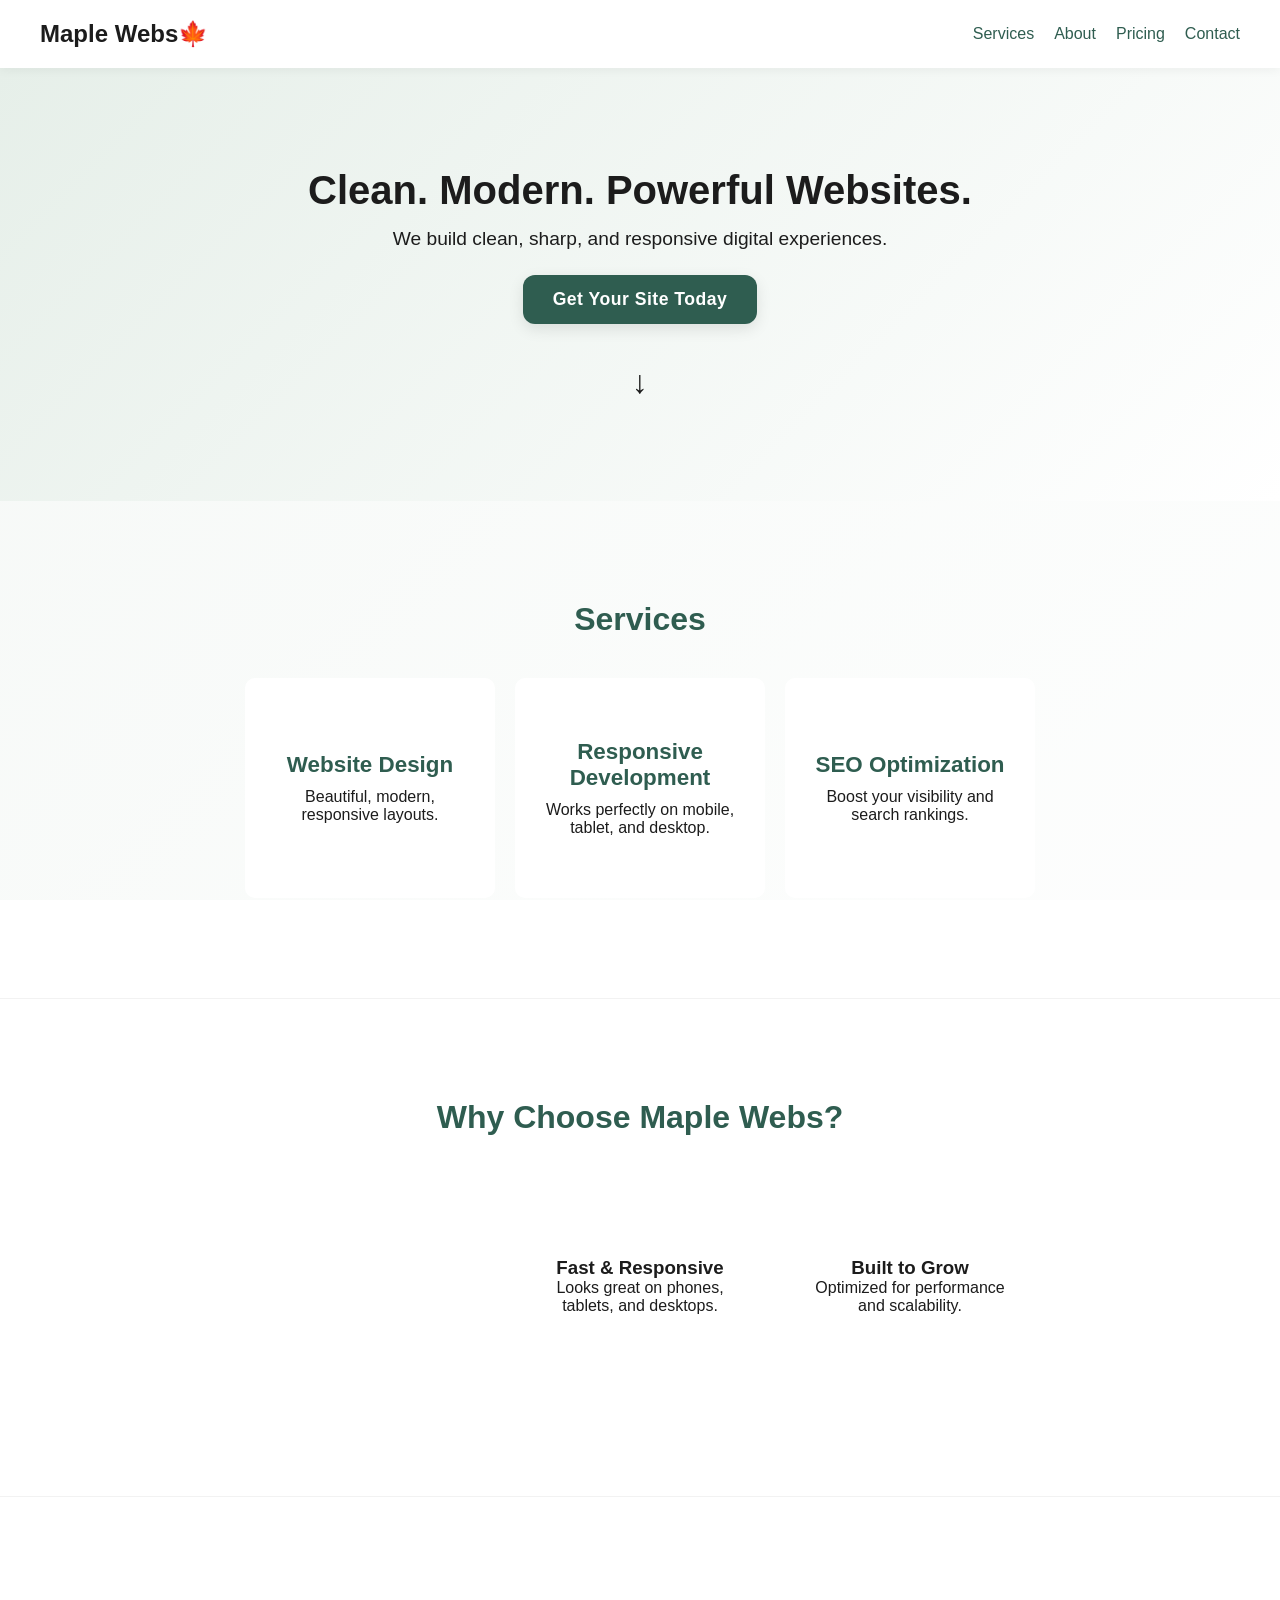
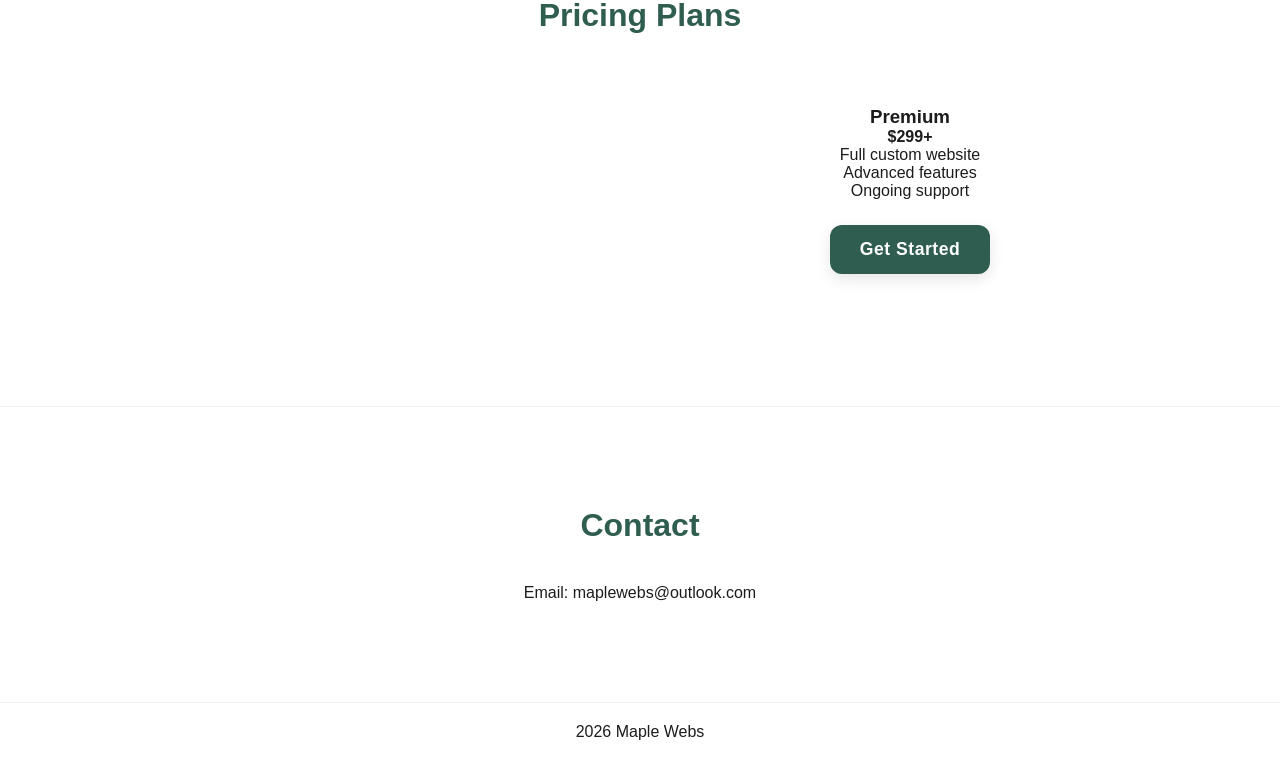
<file: Index.html>
<!DOCTYPE html>
<html lang="en">
<head>
<meta charset="UTF-8">
<meta name="viewport" content="width=device-width, initial-scale=1.0">
<title>Maple Webs</title>
<link rel="icon" href="data:image/svg+xml,<svg xmlns=%22http://www.w3.org/2000/svg%22 viewBox=%220 0 100 100%22><text y=%22.9em%22 font-size=%2290%22>🍁</text></svg>">
<link rel="stylesheet" href="styles.css">
</head>
<body>

<header>
  <nav class="navbar">
    <div class="container">
      <h1 class="logo"> Maple Webs🍁</h1>
      <ul>
        <li><a href="#services">Services</a></li>
        <li><a href="#about">About</a></li>
        <li><a href="#pricing">Pricing</a></li>
        <li><a href="#contact">Contact</a></li>
      </ul>
    </div>
  </nav>
</header>

<section class="hero">
  <div class="container">
    <h2>Clean. Modern. Powerful Websites.</h2>
    <p>We build clean, sharp, and responsive digital experiences.</p>
    <a href="mailto:maplewebs@outlook.com?subject=Website%20Request&body=Hello%20,%0A%0AI%20would%20like%20to%20request%20a%20website.%0A%0AThanks!" class="hero-btn">
      Get Your Site Today
    </a>
  </div>
  <div class="scroll-indicator">↓</div>
</section>

<section id="services" class="section">
  <div class="container">
    <h2>Services</h2>
    <div class="cards">
      <div class="card">
        <h3>Website Design</h3>
        <p>Beautiful, modern, responsive layouts.</p>
      </div>
      <div class="card">
        <h3>Responsive Development</h3>
        <p>Works perfectly on mobile, tablet, and desktop.</p>
      </div>
      <div class="card">
        <h3>SEO Optimization</h3>
        <p>Boost your visibility and search rankings.</p>
      </div>
    </div>
  </div>
</section>

<section id="about" class="section">
  <div class="container">
    <h2>Why Choose Maple Webs?</h2>
    <div class="cards">
      <div class="card">
        <h3>Custom Design</h3>
        <p>Every site is built to match your brand perfectly.</p>
      </div>
      <div class="card">
        <h3>Fast & Responsive</h3>
        <p>Looks great on phones, tablets, and desktops.</p>
      </div>
      <div class="card">
        <h3>Built to Grow</h3>
        <p>Optimized for performance and scalability.</p>
      </div>
    </div>
  </div>
</section>

<section id="pricing" class="section">
  <div class="container">
    <h2>Pricing Plans</h2>
    <div class="cards">
      <div class="card" style="position: relative;">
        <h3>Starter</h3>
        <p><strong>$99</strong></p>
        <p>Simple 1-page website</p>
        <p>Mobile responsive</p>
        <p>Basic design</p>
        <a href="mailto:maplewebs@outlook.com?subject=Starter%20Plan%20Request&body=Hello%20,%0A%0AI%20would%20like%20the%20Starter%20plan%20website.%0A%0AThanks!" class="hero-btn">Get Started</a>
      </div>
      <div class="card" style="position: relative;">
        <div class="badge">Most Popular</div>
        <h3>Standard</h3>
        <p><strong>$199</strong></p>
        <p>Multi-page website</p>
        <p>Custom design</p>
        <p>SEO basics</p>
        <a href="mailto:maplewebs@outlook.com?subject=Standard%20Plan%20Request&body=Hello%20Joshua,%0A%0AI%20would%20like%20the%20Standard%20plan%20website.%0A%0AThanks!" class="hero-btn">Get Started</a>
      </div>
      <div class="card" style="position: relative;">
        <h3>Premium</h3>
        <p><strong>$299+</strong></p>
        <p>Full custom website</p>
        <p>Advanced features</p>
        <p>Ongoing support</p>
        <a href="mailto:maplewebs@outlook.com?subject=Premium%20Plan%20Request&body=Hello%20Joshua,%0A%0AI%20would%20like%20the%20Premium%20plan%20website.%0A%0AThanks!" class="hero-btn">Get Started</a>
      </div>
    </div>
  </div>
</section>

<section id="contact" class="section">
  <div class="container">
    <h2>Contact</h2>
    <p>Email: maplewebs@outlook.com</p>
  </div>
</section>

<footer>
  <div class="container">
    <p>2026 Maple Webs</p>
  </div>
</footer>

<script src="script.js"></script>
</body>
</html>
</file>
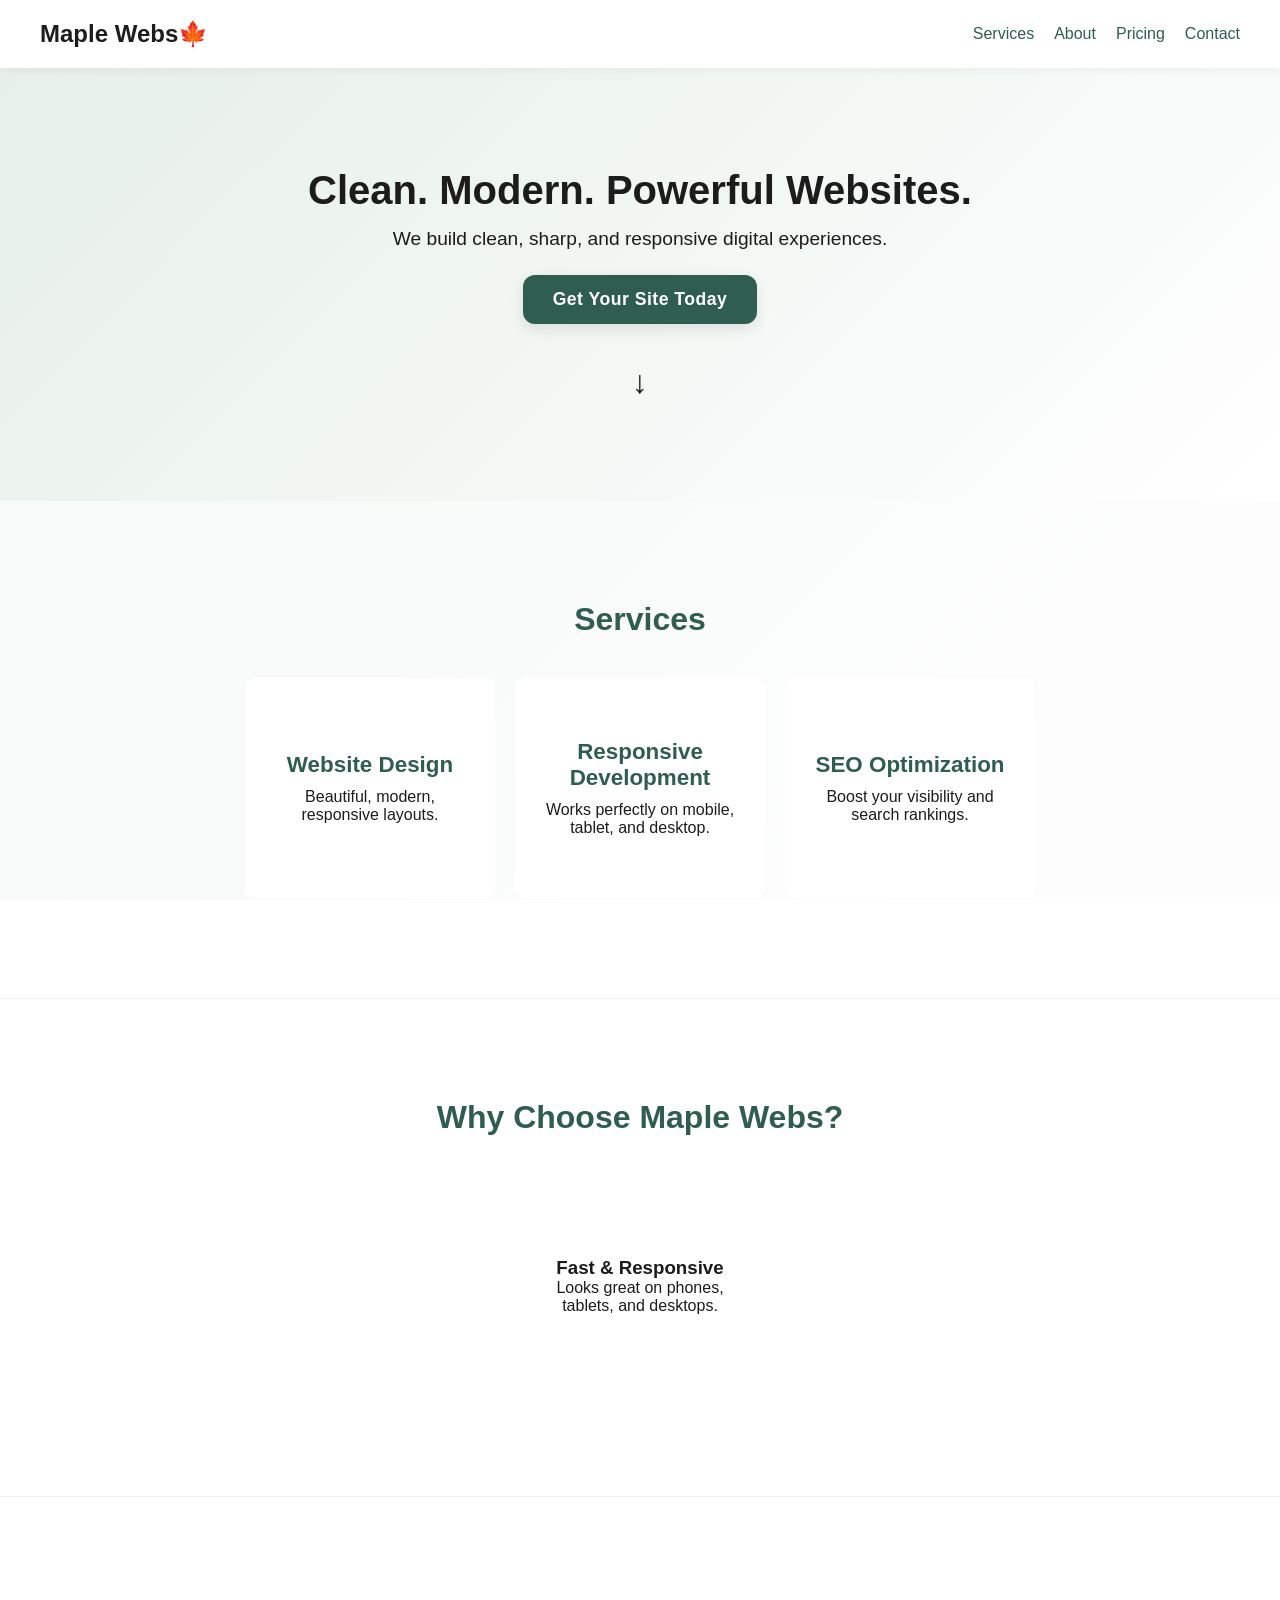
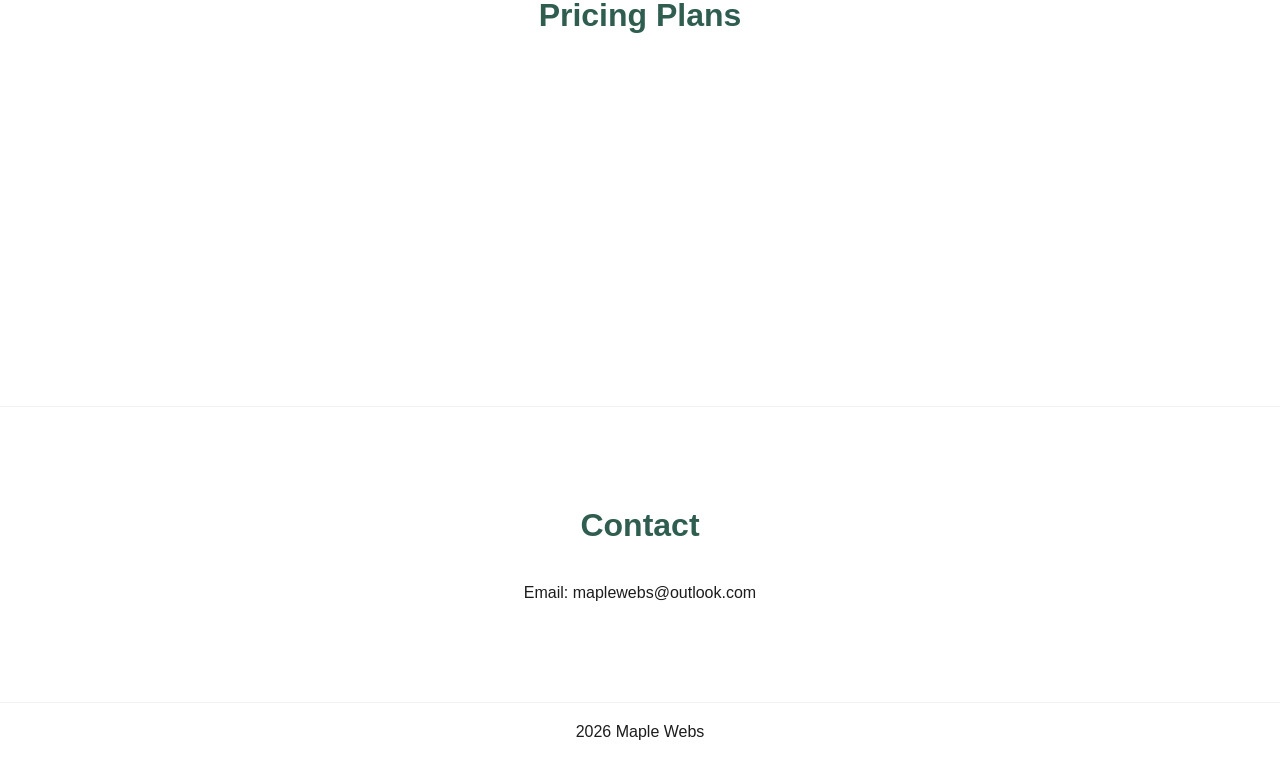
<file: index.html>
<!DOCTYPE html>
<html lang="en">
<head>
<meta charset="UTF-8">
<meta name="viewport" content="width=device-width, initial-scale=1.0">
<title>Maple Webs</title>
  <link rel="icon" href="data:image/svg+xml,<svg xmlns=%22http://www.w3.org/2000/svg%22 viewBox=%220 0 100 100%22><text y=%22.9em%22 font-size=%2290%22>🍁</text></svg>">
<link rel="stylesheet" href="styles.css">
</head>
<body>

  
<header>
  <nav class="navbar">
    <div class="container">
      <h1 class="logo"> Maple Webs🍁</h1>
      <ul>
        <li><a href="#services">Services</a></li>
        <li><a href="#about">About</a></li>
      <li><a href="#pricing">Pricing</a></li>
        <li><a href="#contact">Contact </a></li>
      </ul>
    </div>
  </nav>
</header>

<!-- Hero thingy -->
<section class="hero">
  <div class="container">
    <h2>Clean. Modern. Powerful Websites.</h2>
    <p>We build clean, sharp, and responsive digital experiences.</p>
    <a href="mailto:maplewebs@outlook.com?subject=Website%20Request&body=Hello%20,%0A%0AI%20would%20like%20to%20request%20a%20website.%0A%0AThanks!" class="hero-btn">
      Get Your Site Today
    </a>
  </div>
  <div class="scroll-indicator">↓</div>
</section>


  
<section id="services" class="section">
  <div class="container">
    <h2>Services</h2>
    <div class="cards">

      <div class="card">
        <h3>Website Design</h3>
        <p>Beautiful, modern, responsive layouts.</p>
      </div>

      <div class="card">
        <h3>Responsive Development</h3>
        <p>Works perfectly on mobile, tablet, and desktop.</p>
      </div>

      <div class="card">
        <h3>SEO Optimization</h3>
        <p>Boost your visibility and search rankings.</p>
      </div>

    </div>
  </div>
</section>

<!-- Aboutt section -->
<section id="about" class="section">
  <div class="container">
    <h2>Why Choose Maple Webs?</h2>
    <div class="cards">
      <div class="card">
        <h3>Custom Design</h3>
        <p>Every site is built to match your brand perfectly.</p>
      </div>
      <div class="card">
        <h3>Fast & Responsive</h3>
        <p>Looks great on phones, tablets, and desktops.</p>
      </div>
      <div class="card">
        <h3>Built to Grow</h3>
        <p>Optimized for performance and scalability.</p>
      </div>
    </div>
  </div>
</section>

<!-- pricing i think -->
<section id="pricing" class="section">
  <div class="container">
    <h2>Pricing Plans</h2>
    <div class="cards">

      <!-- cheap -->
      <div class="card" style="position: relative;">
        <h3>Starter</h3>
        <p><strong>$99</strong></p>
        <p>Simple 1-page website</p>
        <p>Mobile responsive</p>
        <p>Basic design</p>
        <a href="mailto:maplewebs@outlook.com?subject=Starter%20Plan%20Request&body=Hello%20,%0A%0AI%20would%20like%20the%20Starter%20plan%20website.%0A%0AThanks!" class="hero-btn">Get Started</a>
      </div>

      <!-- less cheap lol -->
      <div class="card" style="position: relative;">
        <div class="badge">Most Popular</div>
        <h3>Standard</h3>
        <p><strong>$199</strong></p>
        <p>Multi-page website</p>
        <p>Custom design</p>
        <p>SEO basics</p>
        <a href="mailto:maplewebs@outlook.com?subject=Standard%20Plan%20Request&body=Hello%20Joshua,%0A%0AI%20would%20like%20the%20Standard%20plan%20website.%0A%0AThanks!" class="hero-btn">Get Started</a>
      </div>

      <!-- expensive -->
      <div class="card" style="position: relative;">
        <h3>Premium</h3>
        <p><strong>$299+</strong></p>
        <p>Full custom website</p>
        <p>Advanced features</p>
        <p>Ongoing support</p>
        <a href="mailto:maplewebs@outlook.com?subject=Premium%20Plan%20Request&body=Hello%20Joshua,%0A%0AI%20would%20like%20the%20Premium%20plan%20website.%0A%0AThanks!" class="hero-btn">Get Started</a>
      </div>

    </div>
  </div>
</section>
  
<!-- Contact i tink...-->
<section id="contact" class="section">
  <div class="container">
    <h2>Contact</h2>
    <p>Email: maplewebs@outlook.com</p>
  </div>
</section>

<footer>
  <div class="container">
    <p>2026 Maple Webs</p>
  </div>
</footer>

<script src="script.js"></script>
</body>
</html>
</file>
<file: styles.css>
:root {
  --primary: #2f5d50;
  --accent: #7fb069;
  --bg: #f4f7f5;
  --text: #1c1c1c;
}



* {
  margin: 0;
  padding: 0;
  box-sizing: border-box;
  font-family: Arial, sans-serif;
}

body {
  margin: 0;
  padding: 0;
  font-family: Arial, sans-serif;
  color: var(--text);
  overflow-x: hidden;
  position: relative;
}

body::before {
  content: "";
  position: fixed;
  top: 0;
  left: 0;
  width: 100%;
  height: 100%;
  background: linear-gradient(-45deg, #f4f7f5, #e6efe9, #ffffff, #f4f7f5);
  background-size: 400% 400%;
  animation: gradientMove 30s ease infinite;
  z-index: -2;
}

body::after {
  content: "";
  position: fixed;
  top: 0;
  left: 0;
  width: 100%;
  height: 100%;
  background: rgba(255,255,255,0.15);
  pointer-events: none;
  z-index: -1;
}


@keyframes gradientMove {
  0% { background-position: 0% 50%; }
  50% { background-position: 100% 50%; }
  100% { background-position: 0% 50%; }
}

.container {
  max-width: 1200px;
  margin: 0 auto;
  padding: 0 20px;
}

.navbar {
  background: white;
  box-shadow: 0 2px 10px rgba(0,0,0,0.05);
  position: sticky;
  top: 0;
  z-index: 1000;
}




.navbar .container {
  display: flex;
  justify-content: space-between;
  align-items: center;
  padding: 20px 0;
}

.navbar ul {
  display: flex;
  gap: 20px;
  list-style: none;
}

.navbar a {
  text-decoration: none;
  color: var(--primary);
}

.navbar a.active {
  border-bottom: 2px solid var(--accent);
}

.hero {
  text-align: center;
  padding: 100px 20px;
  background: linear-gradient(135deg, #e6efe9, #ffffff);
}


.hero h2 {
  font-size: 2.5rem;
  margin-bottom: 15px;
}

.hero p {
  font-size: 1.2rem;
}

.hero-btn {
  display: inline-block;
  margin-top: 25px;
  padding: 14px 30px;
  background: var(--primary);
  color: white;
  font-weight: bold;
  font-size: 1.1rem;
  border-radius: 12px;
  text-decoration: none;
  box-shadow: 0 5px 15px rgba(0,0,0,0.1);
  transition: all 0.3s ease;
  animation: pulseLoop 2.5s infinite ease-in-out;
  letter-spacing: 0.5px;
}

.hero-btn:hover {
  background: var(--accent);
  transform: scale(1.08);
  box-shadow: 0 8px 20px rgba(0,0,0,0.2);
}

.hero-btn:active {
  transform: scale(0.95);
}

.scroll-indicator {
  margin-top: 40px;
  font-size: 2rem;
  opacity: 0.6;
  animation: bounce 1.5s infinite, fadePulse 2.5s infinite;
}



.section {
  padding: 100px 20px;
  text-align: center;
  border-bottom: 1px solid rgba(0,0,0,0.05);
}

.section h2 {
  margin-bottom: 40px;
  font-size: 2rem;
  color: var(--primary);
}

.cards {
  display: flex;
  gap: 20px;
  justify-content: center;
  flex-wrap: wrap;
}

.card {
  background: white;
  padding: 30px;
  border-radius: 10px;
  width: 250px;
  min-height: 220px;
  transition: transform 0.3s, box-shadow 0.3s;
  text-align: center;
  display: flex;
  flex-direction: column;
  justify-content: center;
  align-items: center;
  animation: floatLoop 4s infinite ease-in-out;
}


.card:hover {
  transform: translateY(-10px) scale(1.02);
  box-shadow: 0 10px 25px rgba(0,0,0,0.15);
}

#services .card h3 {
  font-size: 1.4rem;
  margin-bottom: 10px;
  color: var(--primary);
}

#services .card p {
  font-size: 1rem;
  margin: 0;
}

.badge {
  background: var(--accent);
  color: white;
  padding: 5px 10px;
  font-size: 0.8rem;
  border-radius: 20px;
  position: absolute;
  top: -10px;
  right: 10px;
}

#pricing .card:nth-child(2) {
  transform: scale(1.05);
  border: 2px solid var(--accent);
}

footer {
  background: white;
  padding: 20px 0;
  text-align: center;
}

@keyframes pulseLoop {
  0% { transform: scale(1); }
  50% { transform: scale(1.05); }
  100% { transform: scale(1); }
}

@keyframes floatLoop {
  0% { transform: translateY(0); }
  50% { transform: translateY(-8px); }
  100% { transform: translateY(0); }
}

@keyframes bounce {
  0%, 100% { transform: translateY(0); }
  50% { transform: translateY(10px); }
}

@keyframes fadePulse {
  0%, 100% { opacity: 0.6; }
  50% { opacity: 1; }
}


@media (max-width: 768px) {
  .hero h2 {
    font-size: 1.8rem;
  }

  .cards {
    flex-direction: column;
    align-items: center;
  }

  .card {
    width: 90%;
  }
}
</file>
